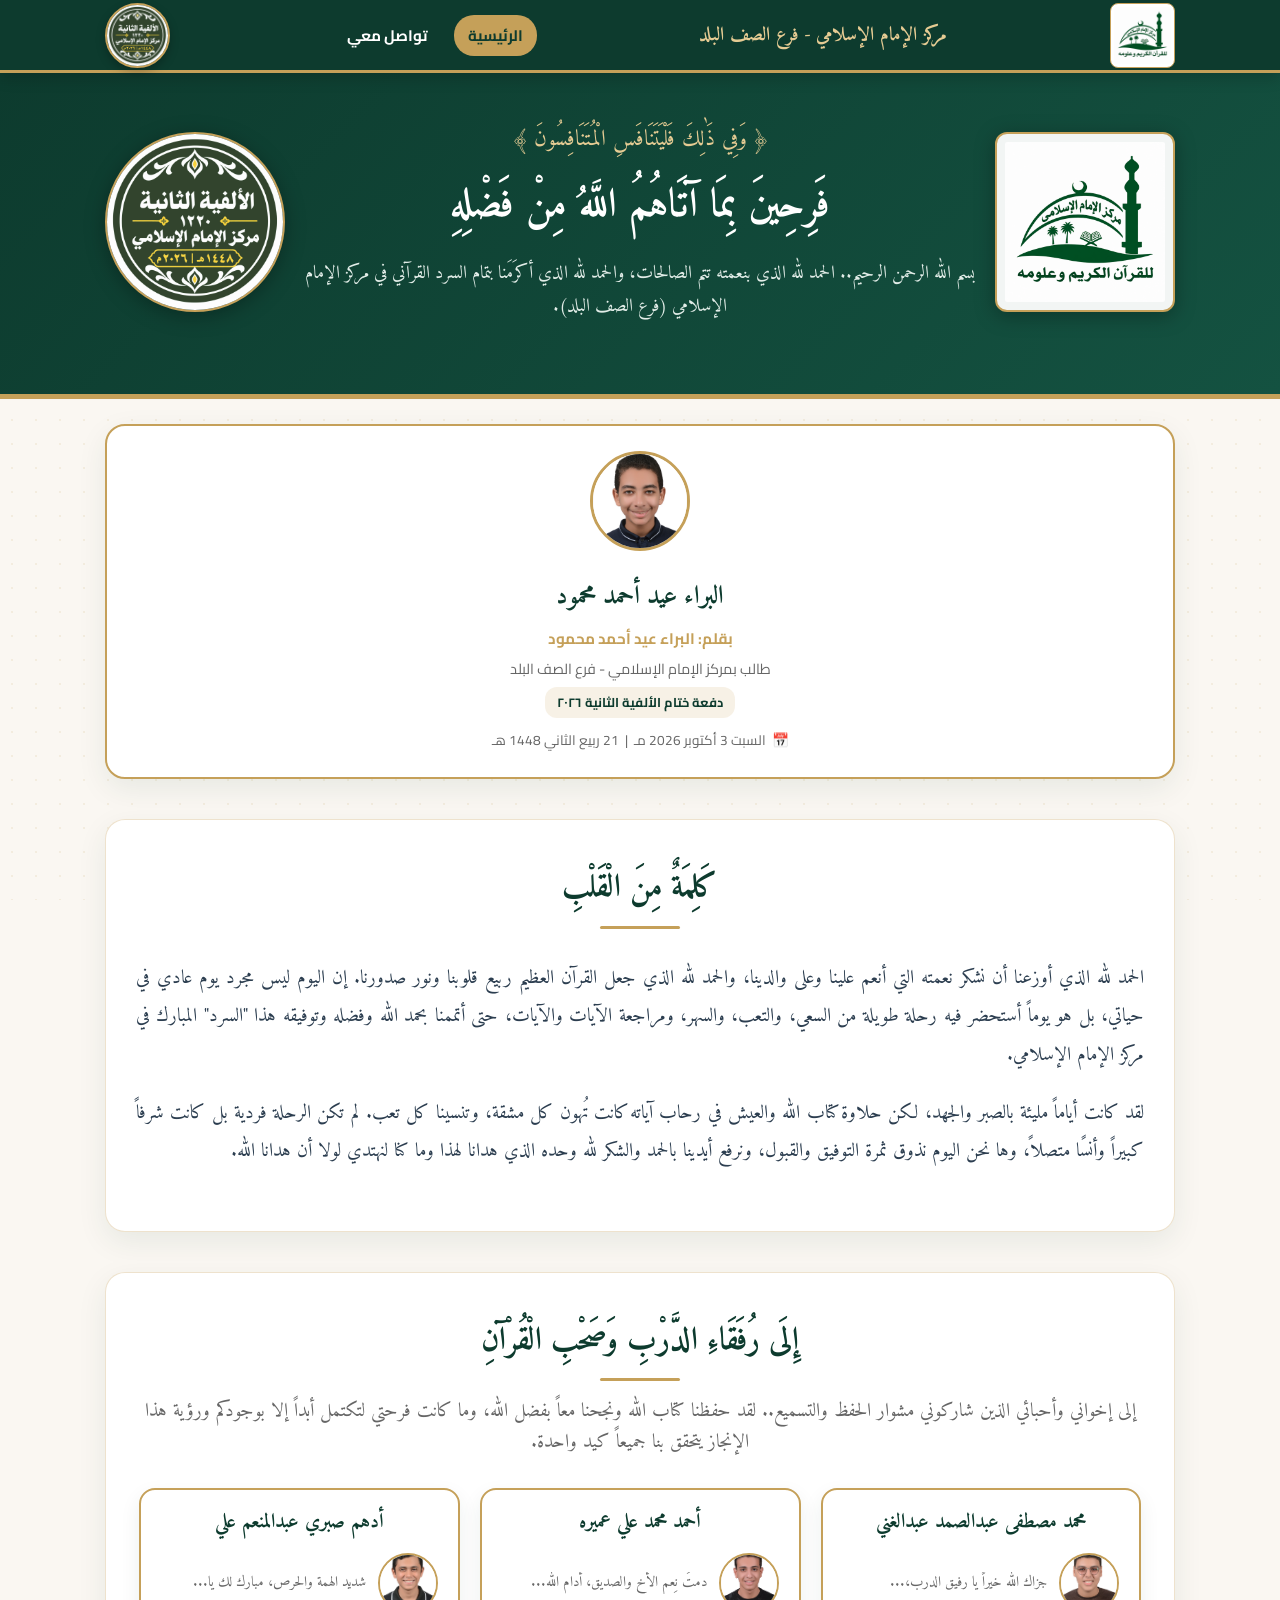
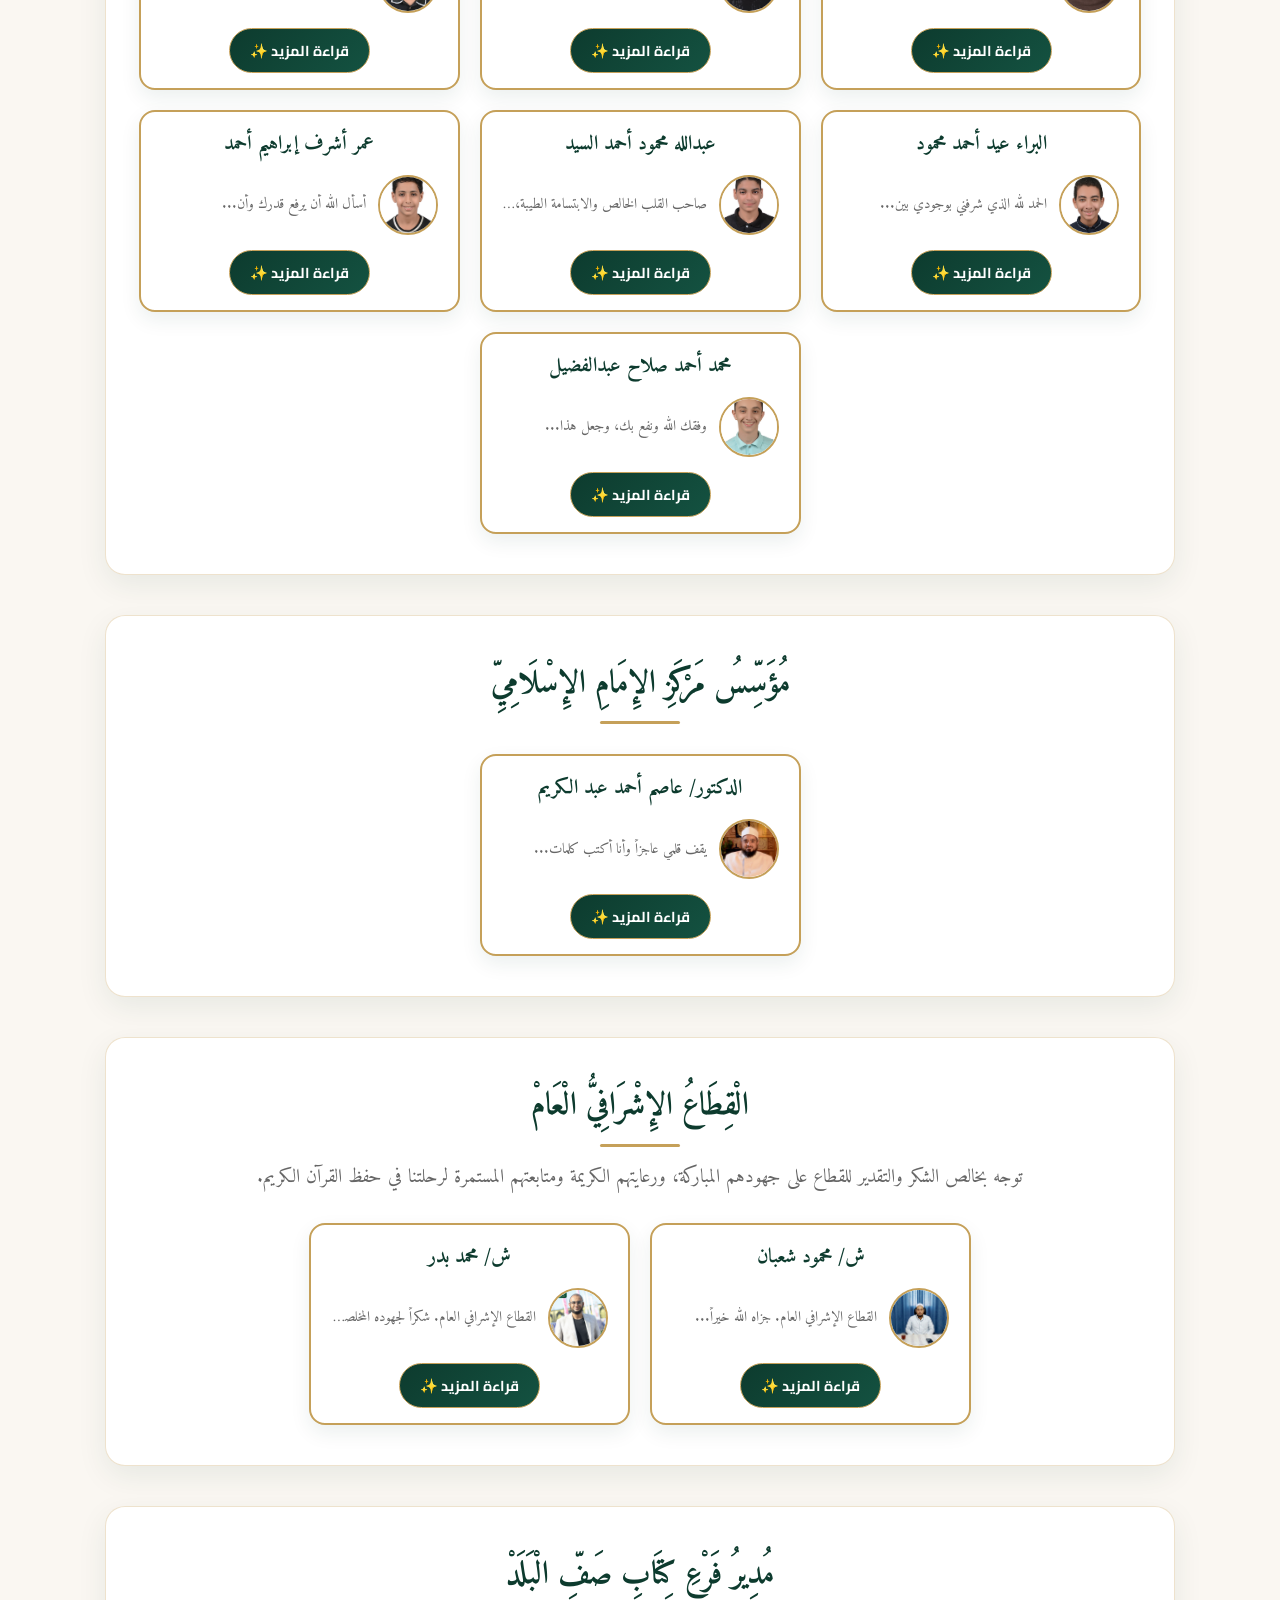
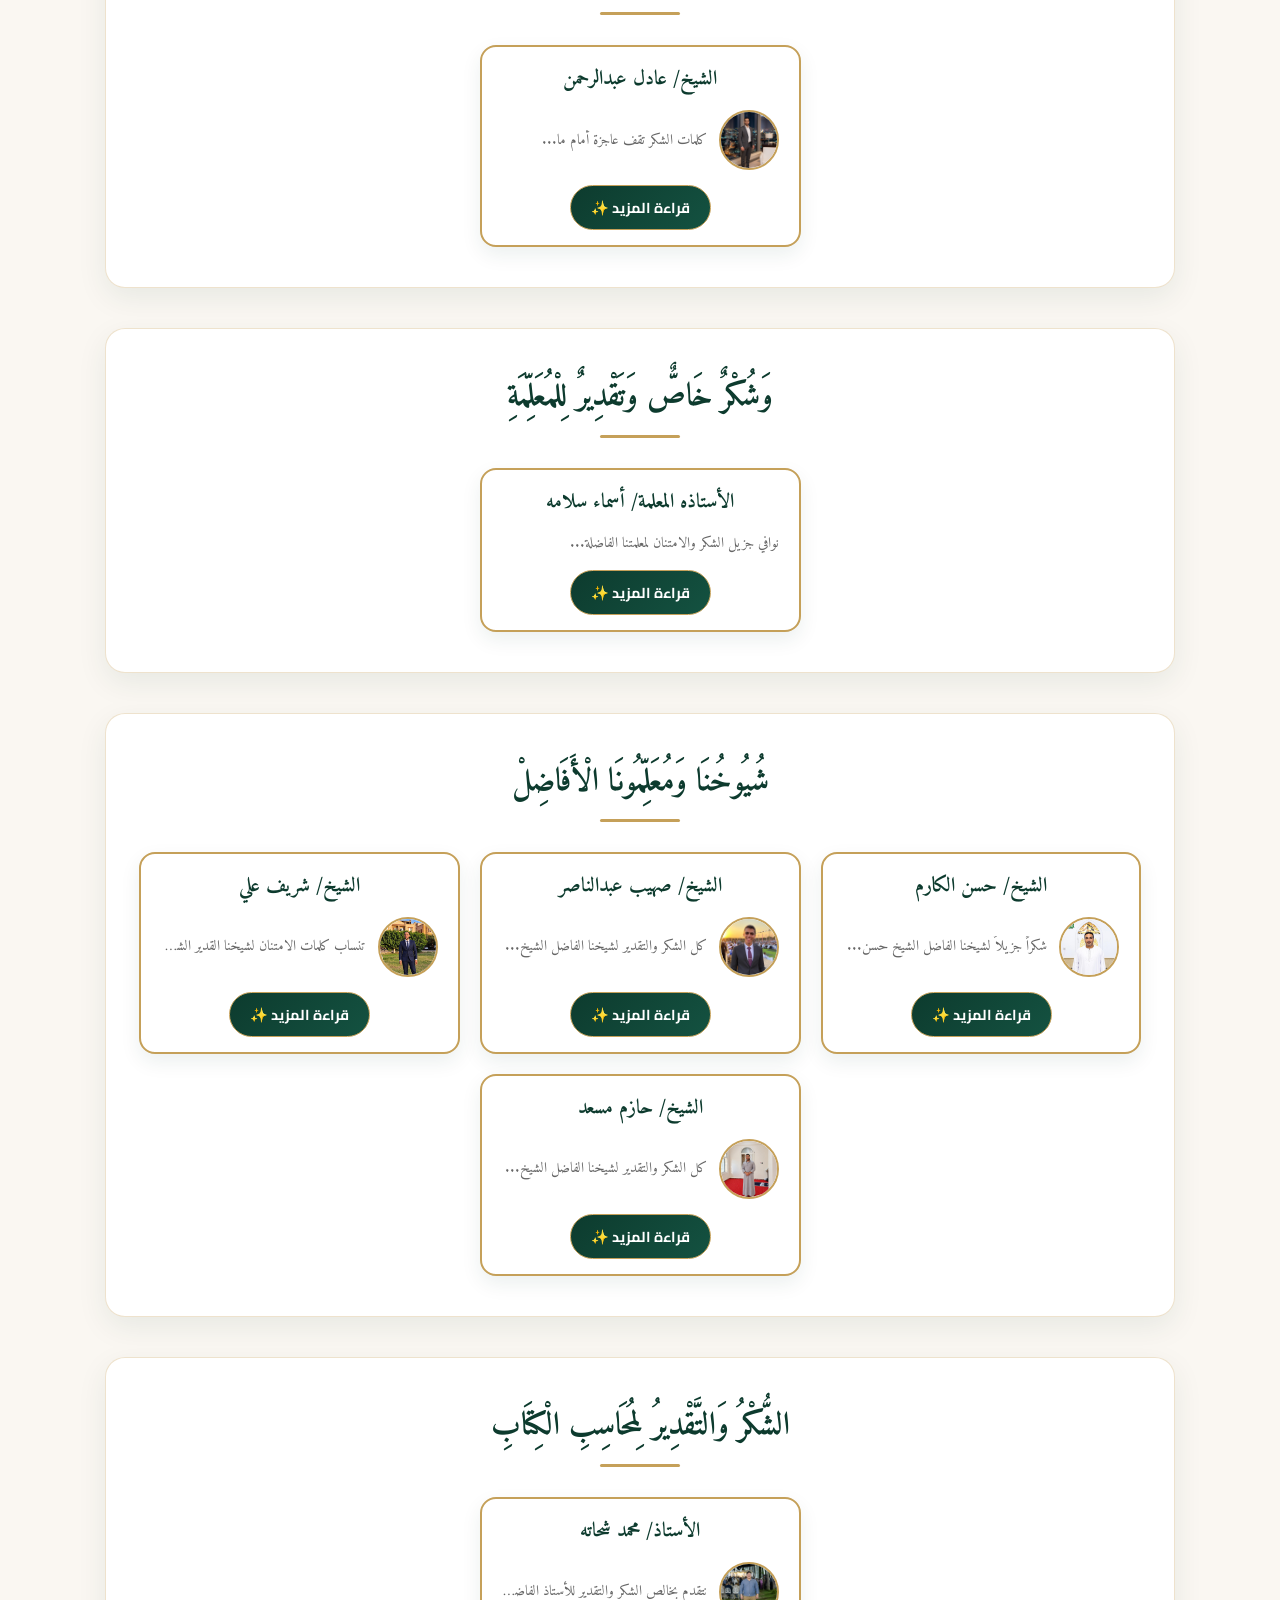
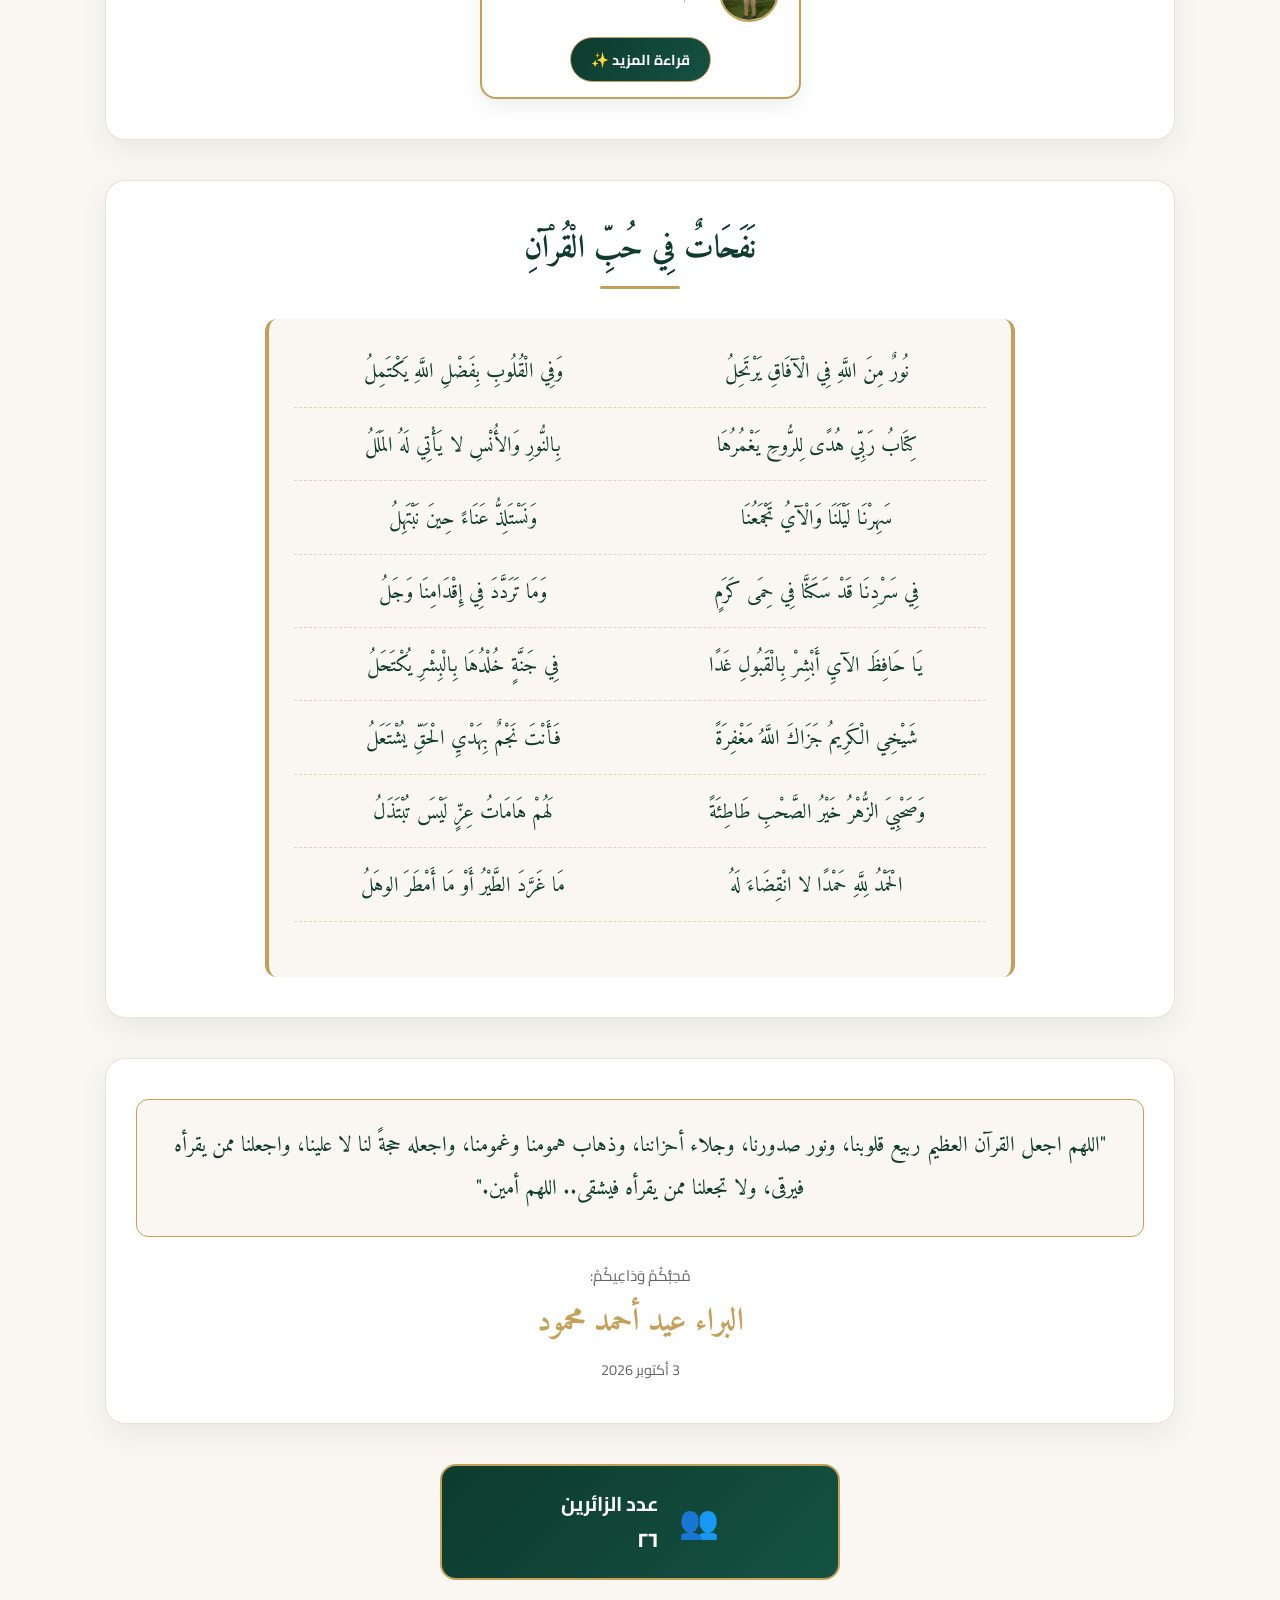
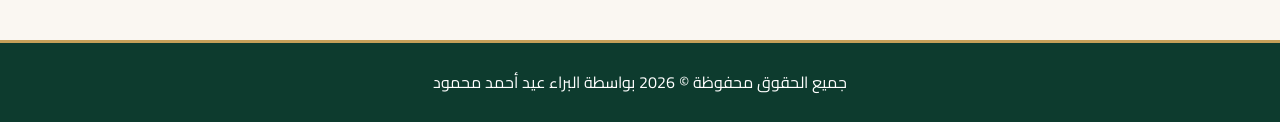
<file: index.html>
<!DOCTYPE html>
<html lang="ar" dir="rtl">
<head>
  <script async src="https://pagead2.googlesyndication.com/pagead/js/adsbygoogle.js?client=ca-pub-1581095729643848"
     crossorigin="anonymous"></script>
  <meta charset="UTF-8">
  <meta name="viewport" content="width=device-width, initial-scale=1.0">
  <title>فرحة النجاح في السرد القرآني - فرع الصف البلد</title>

  <!-- إعدادات المعاينة عند المشاركة -->
  <meta name="title" content="الإمام الإسلامي بالصف البلد | فرحة السرد القرآني">
  <meta name="description" content="احتفالية إتمام السرد القرآني بمركز الإمام الإسلامي فرع الصف البلد - دفعة ختام الألفية الثانية 2026.">
  <meta property="og:type" content="website">
  <meta property="og:url" content="https://el-baraa.github.io/quran-sard-celebration-2026/">
  <meta property="og:title" content="الإمام الإسلامي بالصف البلد | فرحة السرد القرآني">
  <meta property="og:description" content="احتفالية إتمام السرد القرآني بمركز الإمام الإسلامي فرع الصف البلد - دفعة ختام الألفية الثانية 2026م.">
  <meta property="og:image" content="https://el-baraa.github.io/quran-sard-celebration-2026/facebook-preview.jpg?v=3.0">
    
  <!-- Google Fonts -->
  <link rel="preconnect" href="https://fonts.googleapis.com">
  <link rel="preconnect" href="https://fonts.gstatic.com" crossorigin>
  <link href="https://fonts.googleapis.com/css2?family=Amiri:ital,wght@0,400;0,700;1,400&family=Cairo:wght@300;400;600;700;800&display=swap" rel="stylesheet">
    
  <!-- ربط ملف الـ CSS المنفصل تماماً -->
  <link rel="stylesheet" href="style.css">
</head>
<body>

  <!-- شريط التنقل العلوي -->
  <nav class="main-navbar">
    <div class="nav-container">
      
      <!-- اللوجو على اليمين خالص -->
      <img src="logo.png" alt="مركز الإمام الإسلامي" class="nav-logo-right" onerror="this.src='https://via.placeholder.com/60?text=لوجو';">
      
      <!-- نص اللوجو الرئيسي -->
      <a href="index.html" class="nav-logo">
        <span class="nav-link-part" onclick="event.stopPropagation(); window.open('https://www.facebook.com/emam.eslamic', '_blank');">مركز الإمام الإسلامي</span>
        - 
        <span class="nav-link-part" onclick="event.stopPropagation(); window.open('https://www.facebook.com/elamam.elsaf.661', '_blank');">فرع الصف البلد</span>        
      </a>

      <!-- روابط التنقل -->
      <ul class="nav-links">
        <li><a href="index.html" class="active">الرئيسية</a></li>
        <li><a href="contact.html">تواصل معي</a></li>
      </ul>

      <!-- الشعار الدائري على الشمال خالص -->
      <img src="badge.jpg" alt="شعار الألفية الثانية" class="nav-badge-left" onerror="this.src='https://via.placeholder.com/60?text=شعار';">

    </div>
  </nav>

  <div class="bg-pattern"></div>

  <!-- الهيدر الرئيسي وبداخله الصورتان على اليمين واليسار -->
  <header class="main-header">
    <div class="container header-content-wrapper">
      
      <!-- الصورة الأولى على اليمين (كبيرة للقرائية) -->
      <img src="logo.png" alt="لوجو مركز الإمام الإسلامي" class="header-side-img header-img-right" onerror="this.src='https://via.placeholder.com/150?text=لوجو';">

      <!-- النصوص والآية في المنتصف -->
      <div class="header-text-center">
        <div class="header-decoration">﴿ وَفِي ذَٰلِكَ فَلْيَتَنَافَسِ الْمُتَنَافِسُونَ ﴾</div>
        <h1 class="main-title">فَرِحِينَ بِمَا آتَاهُمُ اللَّهُ مِنْ فَضْلِهِ</h1>
        <p class="header-subtitle">
          بسم الله الرحمن الرحيم.. الحمد لله الذي بنعمته تتم الصالحات، والحمد لله الذي أكرَمَنا بتمام السرد القرآني في مركز الإمام الإسلامي (فرع الصف البلد).
        </p>
      </div>

      <!-- الصورة الثانية على اليسار (كبيرة للقرائية) -->
      <img src="badge.jpg" alt="شعار الألفية الثانية" class="header-side-img header-img-left" onerror="this.src='https://via.placeholder.com/150?text=شعار';">

    </div>
  </header>

  <main class="container">

    <!-- قسم الكاتب -->
    <section class="writer-section">
      <div class="writer-card mini-writer" id="writer-toggle-card">
        <div class="writer-img-wrapper">
          <img src="writer.jpg" alt="البراء عيد أحمد محمود" class="writer-img" onerror="this.onerror=null; this.src='https://via.placeholder.com/150?text=البراء+عيد';">
        </div>
        <div class="writer-info">
          <h2>البراء عيد أحمد محمود</h2>
          <p class="writer-tag">بقلم: البراء عيد أحمد محمود</p>
          <p class="writer-sub-tag">طالب بمركز الإمام الإسلامي - فرع الصف البلد</p>
          <p class="writer-batch">دفعة ختام الألفية الثانية ٢٠٢٦</p>

          <div class="date-badge">
            <span class="icon">📅</span>
            <span class="date-text">السبت 3 أكتوبر 2026 مـ</span>
            <span class="sep">|</span>
            <span class="date-text">21 ربيع الثاني 1448 هـ</span>
          </div>
        </div>
      </div>
    </section>

    <!-- كلمة من القلب -->
    <section class="content-section heart-words">
      <div class="section-title-wrapper">
        <h3 class="section-title">كَلِمَةٌ مِنَ الْقَلْبِ</h3>
        <div class="title-line"></div>
      </div>

      <div class="text-content">
        <p>
          الحمد لله الذي أوزعنا أن نشكر نعمته التي أنعم علينا وعلى والدينا، والحمد لله الذي جعل القرآن العظيم ربيع قلوبنا ونور صدورنا. إن اليوم ليس مجرد يوم عادي في حياتي، بل هو يوماً أستحضر فيه رحلة طويلة من السعي، والتعب، والسهر، ومراجعة الآيات والآيات، حتى أتممنا بحمد الله وفضله وتوفيقه هذا "السرد" المبارك في مركز الإمام الإسلامي.
        </p>
        <p>
          لقد كانت أياماً مليئة بالصبر والجهد، لكن حلاوة كتاب الله والعيش في رحاب آياته كانت تُهون كل مشقة، وتنسينا كل تعب. لم تكن الرحلة فردية بل كانت شرفاً كبيراً وأنسًا متصلاً، وها نحن اليوم نذوق ثمرة التوفيق والقبول، ونرفع أيدينا بالحمد والشكر لله وحده الذي هدانا لهذا وما كنا لنهتدي لولا أن هدانا الله.
        </p>
      </div>
    </section>

    <!-- 1️⃣ قسم الأصدقاء والزملاء -->
    <section class="content-section brothers-section">
      <div class="section-title-wrapper">
        <h3 class="section-title">إِلَى رُفَقَاءِ الدَّرْبِ وَصَحْبِ الْقُرْآنِ</h3>
        <div class="title-line"></div>
        <p class="section-intro-text">
          إلى إخواني وأحبائي الذين شاركوني مشوار الحفظ والتسميع.. لقد حفظنا كتاب الله ونجحنا معاً بفضل الله، وما كانت فرحتي لتكتمل أبداً إلا بوجودكم ورؤية هذا الإنجاز يتحقق بنا جميعاً كيد واحدة.
        </p>
      </div>
      <div class="grid-container" id="friends-grid"></div>
    </section>

    <!-- 2️⃣ قسم مؤسس المركز -->
    <section class="content-section founder-section">
      <div class="section-title-wrapper">
        <h3 class="section-title">مُؤَسِّسُ مَرْكَزِ الإِمَامِ الإِسْلَامِيِّ</h3>
        <div class="title-line"></div>
      </div>
      <div class="grid-container" id="founder-grid"></div>
    </section>

    <!-- 3️⃣ قسم القطاع الإشرافي العام -->
    <section class="content-section supervisors-section">
      <div class="section-title-wrapper">
        <h3 class="section-title">الْقِطَاعُ الإِشْرَافِيُّ الْعَامْ</h3>
        <div class="title-line"></div>
        <p class="section-intro-text">
          توجه بخالص الشكر والتقدير للقطاع على جهودهم المباركة، ورعايتهم الكريمة ومتابعتهم المستمرة لرحلتنا في حفظ القرآن الكريم.
        </p>
      </div>
      <div class="grid-container" id="supervisors-grid"></div>
    </section>

    <!-- 4️⃣ قسم مدير الفرع -->
    <section class="content-section manager-section">
      <div class="section-title-wrapper">
        <h3 class="section-title">مُدِيرُ فَرْعِ كِتَابِ صَفِّ الْبَلَدْ</h3>
        <div class="title-line"></div>
      </div>
      <div class="grid-container" id="manager-grid"></div>
    </section>

    <!-- 5️⃣ قسم المعلمة الفاضلة -->
    <section class="content-section teacher-section">
      <div class="section-title-wrapper">
        <h3 class="section-title">وَشُكْرٌ خَاصٌّ وَتَقْدِيرٌ لِلْمُعَلِّمَةِ</h3>
        <div class="title-line"></div>
      </div>
      <div class="grid-container" id="teacher-grid"></div>
    </section>

    <!-- 6️⃣ قسم المشايخ والمعلمين -->
    <section class="content-section sheikhs-section">
      <div class="section-title-wrapper">
        <h3 class="section-title">شُيُوخُنَا وَمُعَلِّمُونَا الْأَفَاضِلْ</h3>
        <div class="title-line"></div>
      </div>
      <div class="grid-container" id="sheikhs-grid"></div>
    </section>

    <!-- 7️⃣ قسم المحاسب والإدارة -->
    <section class="content-section accountant-section">
      <div class="section-title-wrapper">
        <h3 class="section-title">الشُّكْرُ وَالتَّقْدِيرُ لِمُحَاسِبِ الْكِتَابِ</h3>
        <div class="title-line"></div>
      </div>
      <div class="grid-container" id="accountant-grid"></div>
    </section>

    <!-- قسم النفحات والنشيد كاملًا -->
    <section class="content-section poetry-section">
      <div class="section-title-wrapper">
        <h3 class="section-title">نَفَحَاتٌ فِي حُبِّ الْقُرْآنِ</h3>
        <div class="title-line"></div>
      </div>
      <div class="poem-container">
        <div class="poem-verse"><div class="bayt-first">نُورٌ مِنَ اللَّهِ فِي الْآفَاقِ يَرْتَحِلُ</div><div class="bayt-second">وَفِي الْقُلُوبِ بِفَضْلِ اللَّهِ يَكْتَمِلُ</div></div>
        <div class="poem-verse"><div class="bayt-first">كِتَابُ رَبِّي هُدًى لِلرُّوحِ يَغْمُرُهَا</div><div class="bayt-second">بِالنُّورِ وَالأُنْسِ لا يَأْتِي لَهُ المَلَلُ</div></div>
        <div class="poem-verse"><div class="bayt-first">سَهِرْنَا لَيْلَنَا وَالْآيُ تَجْمَعُنَا</div><div class="bayt-second">وَنَسْتَلِذُّ عَنَاءً حِينَ نَبْتَهِلُ</div></div>
        <div class="poem-verse"><div class="bayt-first">فِي سَرْدِنَا قَدْ سَكَنَّا فِي حِمَى كَرَمٍ</div><div class="bayt-second">وَمَا تَرَدَّدَ فِي إِقْدَامِنَا وَجَلُ</div></div>
        <div class="poem-verse"><div class="bayt-first">يَا حَافِظَ الآيِ أَبْشِرْ بِالْقَبُولِ غَدًا</div><div class="bayt-second">فِي جَنَّةٍ خُلْدُهَا بِالْبِشْرِ يُكْتَحَلُ</div></div>
        <div class="poem-verse"><div class="bayt-first">شَيْخِي الْكَرِيمُ جَزَاكَ اللَّهُ مَغْفِرَةً</div><div class="bayt-second">فَأَنْتَ نَجْمٌ بِهَدْيِ الْحَقِّ يُشْتَعَلُ</div></div>
        <div class="poem-verse"><div class="bayt-first">وَصَحْبِيَ الزُّهْرُ خَيْرُ الصَّحْبِ طَاطِئَةً</div><div class="bayt-second">لَهُمْ هَامَاتُ عِزٍّ لَيْسَ تُبْتَذَلُ</div></div>
        <div class="poem-verse"><div class="bayt-first">الْحَمْدُ لِلَّهِ حَمْدًا لا انْقِضَاءَ لَهُ</div><div class="bayt-second">مَا غَرَّدَ الطَّيْرُ أَوْ مَا أَمْطَرَ الوهَلُ</div></div>
      </div>
    </section>

    <!-- الختام والتوقيع -->
    <section class="content-section closing-section">
      <p class="closing-dua">
        "اللهم اجعل القرآن العظيم ربيع قلوبنا، ونور صدورنا، وجلاء أحزاننا، وذهاب همومنا وغمومنا، واجعله حجةً لنا لا علينا، واجعلنا ممن يقرأه فيرقى، ولا تجعلنا ممن يقرأه فيشقى.. اللهم أمين."
      </p>
      <div class="signature-box">
        <span class="sign-title">مُحِبُّكُمْ وَدَاعِيكُمْ:</span>
        <span class="sign-name">البراء عيد أحمد محمود</span>
        <span class="sign-date">3 أكتوبر 2026</span>
      </div>
    </section>

    <!-- عداد الزوار -->
    <section class="counter-section">
      <div class="counter-card">
        <div class="counter-icon">👥</div>
        <div class="counter-info">
          <h4>عدد الزائرين</h4>
          <span class="counter-number" id="home-counter">25</span>
        </div>
      </div>
    </section>

  </main>

  <footer class="main-footer">
    <div class="container">
      <p>جميع الحقوق محفوظة © 2026 بواسطة البراء عيد أحمد محمود</p>
    </div>
  </footer>

  <script src="script.js"></script>
</body>
</html>
</file>
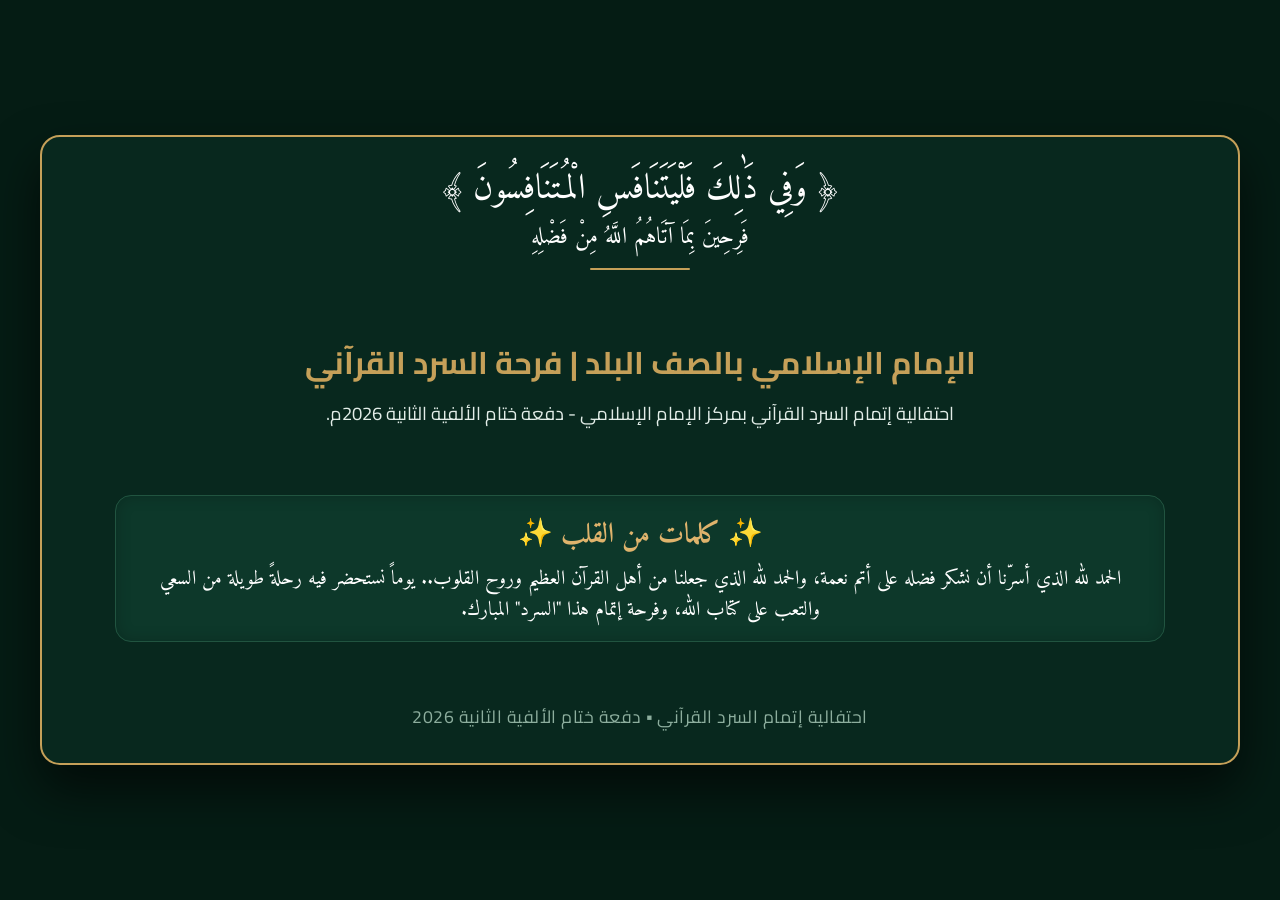
<file: card.html>
<!DOCTYPE html>
<html lang="ar" dir="rtl">
<head>
  <meta charset="UTF-8">
  <meta name="viewport" content="width=device-width, initial-scale=1.0">
  <title>تصميم بطاقة المعاينة - السرد القرآني</title>
  <link rel="preconnect" href="https://fonts.googleapis.com">
  <link rel="preconnect" href="https://fonts.gstatic.com" crossorigin>
  <link href="https://fonts.googleapis.com/css2?family=Amiri:ital,wght@0,400;0,700;1,400&family=Cairo:wght@300;400;600;700&display=swap" rel="stylesheet">
  <style>
    * {
      box-sizing: border-box;
      margin: 0;
      padding: 0;
    }

    body {
      background-color: #051c14;
      font-family: 'Cairo', sans-serif;
      display: flex;
      justify-content: center;
      align-items: center;
      min-height: 100vh;
      padding: 20px;
    }

    /* الحاوية الأساسية لتصميم الصورة بطراز 1200x630 */
    .preview-card-wrapper {
      width: 1200px;
      height: 630px;
      background: #08281e;
      border: 2px solid #c5a059;
      border-radius: 20px;
      padding: 25px 40px;
      display: flex;
      flex-direction: column;
      justify-content: space-between;
      align-items: center;
      text-align: center;
      box-shadow: 0 25px 50px rgba(0, 0, 0, 0.6);
      position: relative;
      overflow: hidden;
    }

    /* الجزء العلوي: الآيات الكريمة */
    .header-section {
      margin-top: 5px;
    }

    .quran-ayah {
      font-family: 'Amiri', serif;
      font-size: 2.2rem;
      color: #ffffff;
      margin-bottom: 4px;
      line-height: 1.3;
    }

    .ayah-translation {
      font-family: 'Amiri', serif;
      font-size: 1.45rem;
      color: #ffffff;
      margin-bottom: 10px;
    }

    .divider {
      width: 100px;
      height: 2px;
      background-color: #c5a059;
      margin: 0 auto;
      border-radius: 2px;
    }

    /* الجزء الأوسط: العناوين المأخوذة من الصورة */
    .titles-section {
      margin: 5px 0;
    }

    .main-title {
      font-family: 'Cairo', sans-serif;
      font-size: 1.95rem;
      font-weight: 700;
      color: #c5a059;
      margin-bottom: 4px;
    }

    .sub-title {
      font-family: 'Cairo', sans-serif;
      font-size: 1.15rem;
      color: #e2ede8;
    }

    /* صندوق كلمات من القلب */
    .words-box {
      width: 100%;
      max-width: 1050px;
      background-color: #0d382a;
      border: 1.5px solid #215440;
      border-radius: 16px;
      padding: 15px 25px;
      display: flex;
      flex-direction: column;
      align-items: center;
      justify-content: center;
      box-shadow: inset 0 0 15px rgba(0, 0, 0, 0.2);
    }

    .box-title {
      font-family: 'Amiri', serif;
      font-size: 1.75rem;
      font-weight: 700;
      color: #dfb36c;
      margin-bottom: 4px;
      display: flex;
      align-items: center;
      justify-content: center;
      gap: 8px;
    }

    .box-text {
      font-family: 'Amiri', serif;
      font-size: 1.25rem;
      color: #ffffff;
      line-height: 1.55;
      text-align: center;
      direction: rtl;
    }

    /* النص السفلي المضاف في الأخير بدلاً من اللينك */
    .card-footer-text {
      font-family: 'Cairo', sans-serif;
      font-size: 1.1rem;
      color: #8dae9e;
      letter-spacing: 0.5px;
      margin-bottom: 5px;
    }
  </style>
</head>
<body>

  <div class="preview-card-wrapper">
    
    <!-- 1. الآيات الكريمة كما في أعلى الصورة -->
    <div class="header-section">
      <div class="quran-ayah">﴿ وَفِي ذَٰلِكَ فَلْيَتَنَافَسِ الْمُتَنَافِسُونَ ﴾</div>
      <div class="ayah-translation">فَرِحِينَ بِمَا آتَاهُمُ اللَّهُ مِنْ فَضْلِهِ</div>
      <div class="divider"></div>
    </div>

    <!-- 2. العناوين الرئيسية كما في منتصف الصورة -->
    <div class="titles-section">
      <h1 class="main-title">الإمام الإسلامي بالصف البلد | فرحة السرد القرآني</h1>
      <p class="sub-title">احتفالية إتمام السرد القرآني بمركز الإمام الإسلامي - دفعة ختام الألفية الثانية 2026م.</p>
    </div>

    <!-- 3. صندوق كلمات من القلب -->
    <div class="words-box">
      <h2 class="box-title">
        <span>✨</span> كلمات من القلب <span>✨</span>
      </h2>
      <p class="box-text">
        الحمد لله الذي أسرّنا أن نشكر فضله على أتم نعمة، والحمد لله الذي جعلنا من أهل القرآن العظيم وروح القلوب.. يوماً نستحضر فيه رحلةً طويلة من السعي والتعب على كتاب الله، وفرحة إتمام هذا "السرد" المبارك.
      </p>
    </div>

    <!-- 4. النص السفلي في الآخر -->
    <div class="card-footer-text">
      احتفالية إتمام السرد القرآني ▪ دفعة ختام الألفية الثانية 2026
    </div>

  </div>

</body>
</html>
</file>
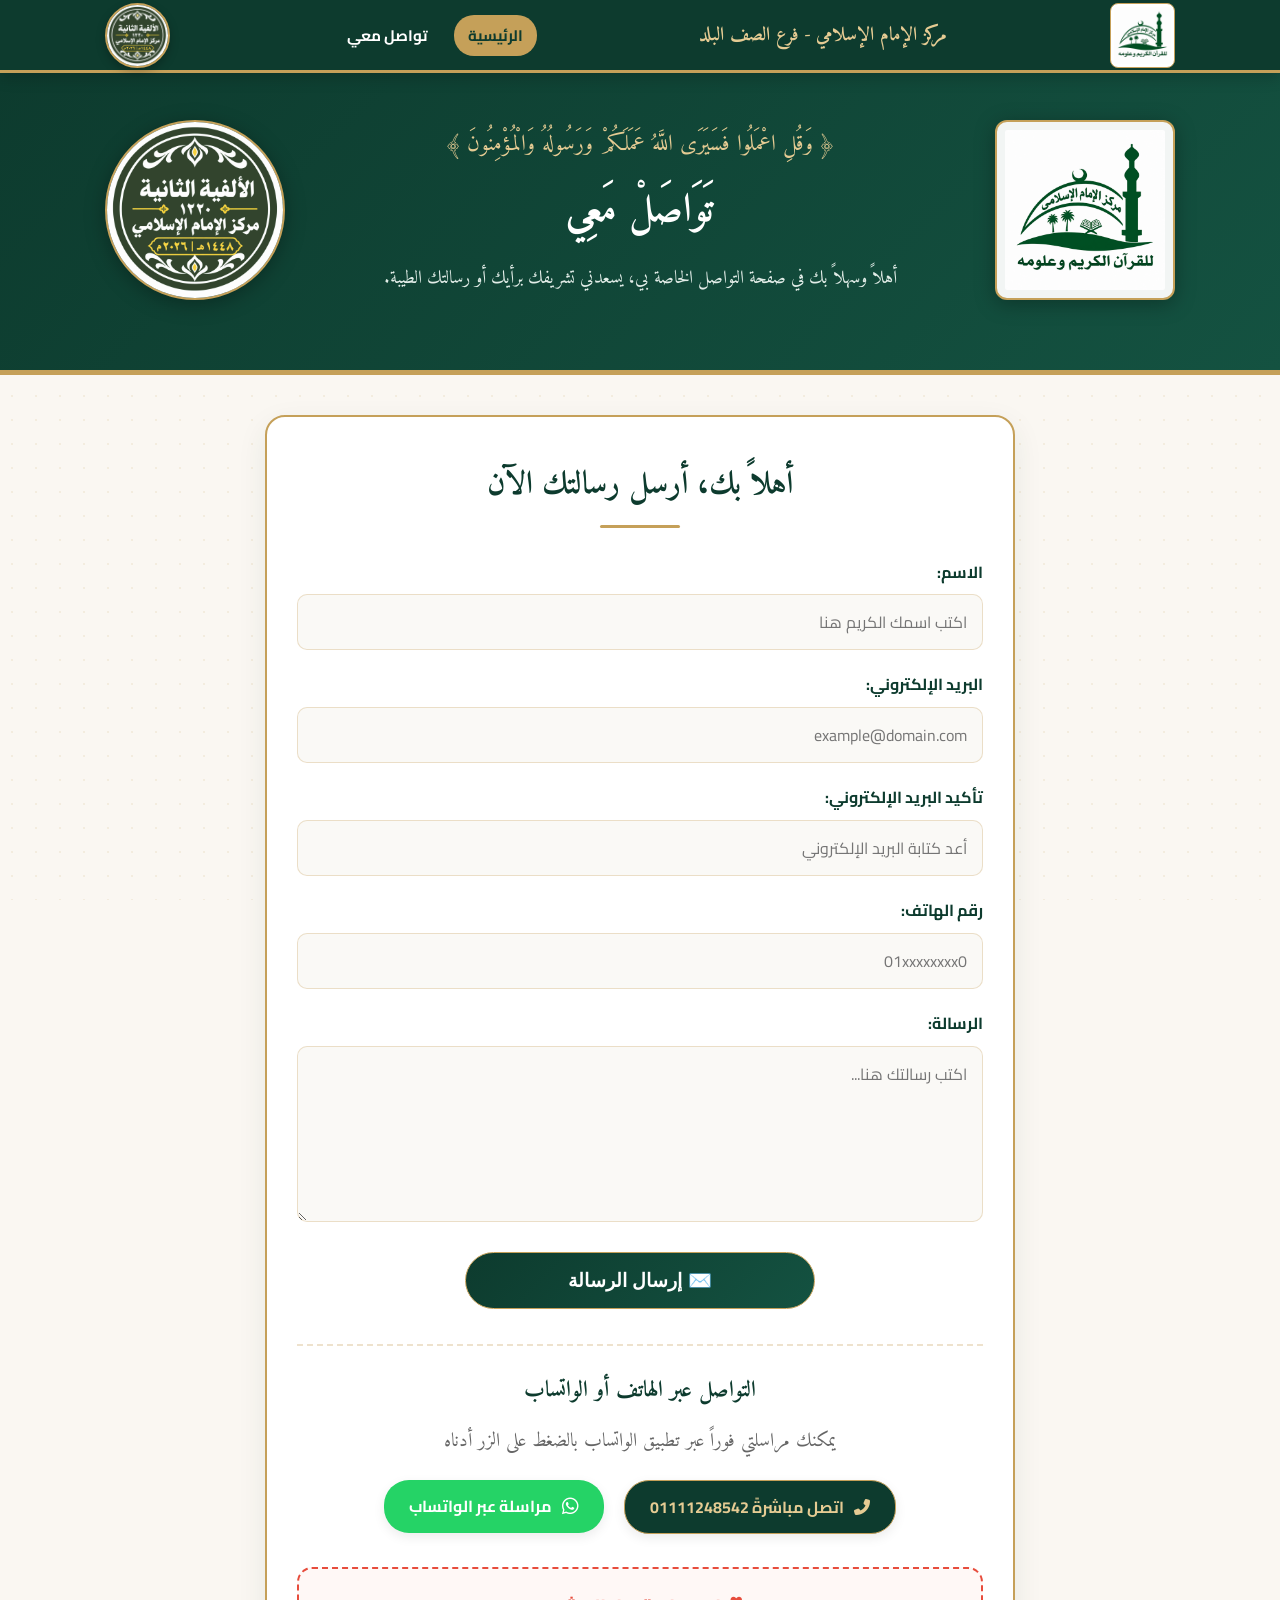
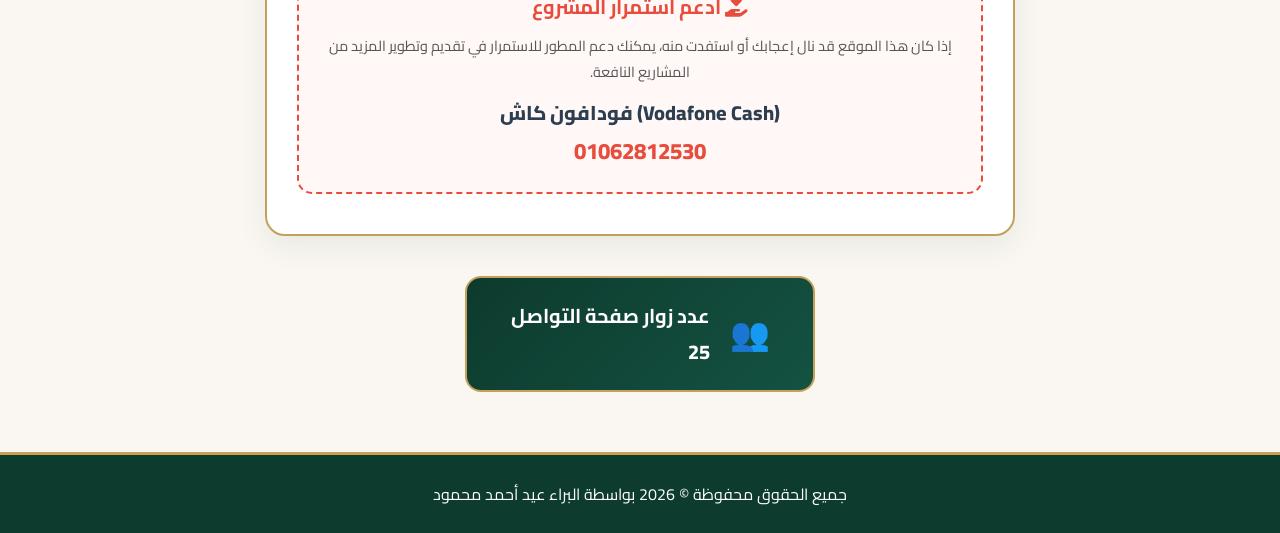
<file: contact.html>
<!DOCTYPE html>
<html lang="ar" dir="rtl">
<head>
  <meta charset="UTF-8">
  <meta name="viewport" content="width=device-width, initial-scale=1.0">
  <title>تواصل معي - السرد القرآني</title>
  
  <!-- خطوط جوجل -->
  <link rel="preconnect" href="https://fonts.googleapis.com">
  <link rel="preconnect" href="https://fonts.gstatic.com" crossorigin>
  <link href="https://fonts.googleapis.com/css2?family=Amiri:ital,wght@0,400;0,700;1,400&family=Cairo:wght@300;400;600;700;800&display=swap" rel="stylesheet">
  
  <!-- أيقونات FontAwesome -->
  <link rel="stylesheet" href="https://cdnjs.cloudflare.com/ajax/libs/font-awesome/6.4.0/css/all.min.css">
  
  <!-- ربط ملف الـ CSS الخارجي المنفصل تماماً -->
  <link rel="stylesheet" href="style.css">
</head>
<body>

  <!-- شريط التنقل العلوي لصفحة التواصل -->
  <nav class="main-navbar">
    <div class="nav-container">
      <img src="logo.png" alt="مركز الإمام الإسلامي" class="nav-logo-right" onerror="this.src='https://via.placeholder.com/60?text=لوجو';">
      
      <a href="index.html" class="nav-logo">
        <span class="nav-link-part" onclick="event.stopPropagation(); window.open('https://www.facebook.com/emam.eslamic', '_blank');">مركز الإمام الإسلامي</span>
        - 
        <span class="nav-link-part" onclick="event.stopPropagation(); window.open('https://www.facebook.com/elamam.elsaf.661', '_blank');">فرع الصف البلد</span>        
      </a>
      
      <ul class="nav-links">
        <li><a href="index.html" class="active">الرئيسية</a></li>
        <li><a href="contact.html">تواصل معي</a></li>
      </ul>

      <img src="badge.jpg" alt="شعار الألفية الثانية" class="nav-badge-left" onerror="this.src='https://via.placeholder.com/60?text=شعار';">
    </div>
  </nav>
  
  <div class="bg-pattern"></div>

  <!-- الهيدر الخاص بصفحة التواصل -->
  <header class="main-header">
    <div class="container header-content-wrapper">
      
      <!-- الصورة الأولى على اليمين (كبيرة للقرائية) -->
      <img src="logo.png" alt="لوجو مركز الإمام الإسلامي" class="header-side-img header-img-right" onerror="this.src='https://via.placeholder.com/170?text=لوجو';">

      <!-- النصوص في المنتصف -->
      <div class="header-text-center">
        <div class="header-decoration">﴿ وَقُلِ اعْمَلُوا فَسَيَرَى اللَّهُ عَمَلَكُمْ وَرَسُولُهُ وَالْمُؤْمِنُونَ ﴾</div>
        <h1 class="main-title">تَوَاصَلْ مَعِي</h1>
        <p class="header-subtitle">
          أهلاً وسهلاً بك في صفحة التواصل الخاصة بي، يسعدني تشريفك برأيك أو رسالتك الطيبة.
        </p>
      </div>

      <!-- الصورة الثانية على اليسار (كبيرة للقرائية) -->
      <img src="badge.jpg" alt="شعار الألفية الثانية" class="header-side-img header-img-left" onerror="this.src='https://via.placeholder.com/170?text=شعار';">

    </div>
  </header>

  <main class="container">
    <div class="contact-card-box">
      <h2 class="contact-form-main-title">أهلاً بك، أرسل رسالتك الآن</h2>
      <div class="contact-form-title-line"></div>

      <form action="#" method="POST" onsubmit="event.preventDefault(); alert('تم إرسال رسالتك بنجاح، شكراً لتواصلك!');">
        
        <div class="form-group-box">
          <label for="name">الاسم:</label>
          <input type="text" id="name" placeholder="اكتب اسمك الكريم هنا" required>
        </div>

        <div class="form-group-box">
          <label for="email">البريد الإلكتروني:</label>
          <input type="email" id="email" placeholder="example@domain.com" required>
        </div>

        <div class="form-group-box">
          <label for="confirm-email">تأكيد البريد الإلكتروني:</label>
          <input type="email" id="confirm-email" placeholder="أعد كتابة البريد الإلكتروني" required>
        </div>

        <div class="form-group-box">
          <label for="phone">رقم الهاتف:</label>
          <input type="tel" id="phone" placeholder="01xxxxxxxx0" pattern="[0-9]{10,15}" required>
        </div>

        <div class="form-group-box">
          <label for="message">الرسالة:</label>
          <textarea id="message" rows="5" placeholder="اكتب رسالتك هنا..." required></textarea>
        </div>

        <button type="submit" class="submit-btn-custom">✉️ إرسال الرسالة</button>
      </form>

      <!-- قسم التواصل المباشر -->
      <div class="box-section-custom">
        <h3>التواصل عبر الهاتف أو الواتساب</h3>
        <p class="section-intro-text contact-intro-spacing">يمكنك مراسلتي فوراً عبر تطبيق الواتساب بالضغط على الزر أدناه</p>
        
        <div>
          <a href="tel:01111248542" class="contact-btn-custom call-btn-style">
            <i class="fas fa-phone-alt"></i> اتصل مباشرةً 01111248542
          </a>
          <a href="https://wa.me/201111248542" target="_blank" class="contact-btn-custom whatsapp-btn-style">
            <i class="fab fa-whatsapp whatsapp-icon-size"></i> مراسلة عبر الواتساب
          </a>
        </div>
      </div>

      <!-- قسم الدعم (فودافون كاش) -->
      <div class="cash-box-style">
        <h4 class="cash-box-heading"><i class="fas fa-hand-holding-heart"></i> ادعم استمرار المشروع</h4>
        <p class="cash-box-desc">إذا كان هذا الموقع قد نال إعجابك أو استفدت منه، يمكنك دعم المطور للاستمرار في تقديم وتطوير المزيد من المشاريع النافعة.</p>
        <div class="cash-details-wrapper">
          فودافون كاش (Vodafone Cash)<br>
          <span class="cash-number">01062812530</span>
        </div>
      </div>
    </div>

    <!-- عداد زوار صفحة التواصل -->
    <div class="counter-section">
      <div class="counter-card contact-counter-custom">
        <div class="counter-icon">👥</div>
        <div class="counter-info">
          <h4>عدد زوار صفحة التواصل</h4>
          <span class="counter-number" id="contact-counter">25</span>
        </div>
      </div>
    </div>
  </main>

  <footer class="main-footer">
    <div class="container">
      <p>جميع الحقوق محفوظة © 2026 بواسطة البراء عيد أحمد محمود</p>
    </div>
  </footer>
</body>
</html>
</file>
<file: style.css>
:root {
  --primary-green: #0d3b2e;
  --secondary-green: #145241;
  --accent-gold: #c5a059;
  --accent-gold-light: #e5cb93;
  --bg-cream: #faf7f2;
  --card-bg: #ffffff;
  --text-dark: #2c3e50;
  --text-muted: #666666;
  --border-gold: rgba(197, 160, 89, 0.3);
  --shadow-soft: 0 10px 30px rgba(13, 59, 46, 0.08);
  --shadow-hover: 0 15px 35px rgba(13, 59, 46, 0.15);
}

* {
  box-sizing: border-box;
  margin: 0;
  padding: 0;
}

body {
  font-family: 'Cairo', sans-serif;
  background-color: var(--bg-cream);
  color: var(--text-dark);
  line-height: 1.8;
  position: relative;
  overflow-x: hidden;
  min-height: 100vh;
  padding-top: 80px;
}

.container {
  width: 90%;
  max-width: 1100px;
  margin: 0 auto;
  padding: 0 15px;
}

.bg-pattern {
  position: fixed;
  top: 0; left: 0; width: 100%; height: 100%;
  background-image: radial-gradient(var(--border-gold) 0.8px, transparent 0.8px);
  background-size: 24px 24px;
  opacity: 0.4; z-index: -1; pointer-events: none;
}

.main-navbar {
  position: fixed;
  top: 0; left: 0; width: 100%;
  background: var(--primary-green);
  border-bottom: 3px solid var(--accent-gold);
  z-index: 1000;
  box-shadow: 0 4px 15px rgba(0, 0, 0, 0.2);
}

.nav-container {
  width: 90%; max-width: 1100px;
  min-height: 70px;
  margin: 0 auto;
  display: flex;
  align-items: center;
  justify-content: space-between;
  padding: 10px 15px;
}

.nav-logo {
  font-family: 'Amiri', serif;
  font-size: 1.2rem;
  font-weight: 700;
  color: var(--accent-gold-light);
  text-decoration: none;
  display: inline-flex;
  align-items: center;
  gap: 5px;
}

.nav-link-part {
  cursor: pointer;
  transition: opacity 0.2s ease;
}

.nav-link-part:hover {
  opacity: 0.8;
  text-decoration: underline;
}

.nav-links {
  list-style: none;
  display: flex;
  gap: 12px;
  align-items: center;
}

.nav-links li a {
  color: #ffffff;
  text-decoration: none;
  font-weight: 700;
  font-size: 0.95rem;
  padding: 6px 14px;
  border-radius: 20px;
  transition: all 0.3s ease;
}

.nav-links li a:hover,
.nav-links li a.active {
  background: var(--accent-gold);
  color: var(--primary-green);
}

.main-header {
  background: linear-gradient(135deg, var(--primary-green), var(--secondary-green));
  color: #ffffff;
  text-align: center;
  padding: 50px 20px 70px;
  border-bottom: 5px solid var(--accent-gold);
}

.header-decoration {
  font-family: 'Amiri', serif;
  color: var(--accent-gold-light);
  font-size: 1.4rem;
  margin-bottom: 10px;
}

.main-title {
  font-family: 'Amiri', serif;
  font-size: 2.5rem;
  font-weight: 700;
  margin-bottom: 15px;
  color: #ffffff;
}

.header-subtitle {
  font-family: 'Amiri', serif;
  font-size: 1.15rem;
  max-width: 750px;
  margin: 0 auto;
  color: #e2ede8;
}

.writer-section {
  margin-top: 25px;
  margin-bottom: 40px;
}

.writer-card {
  background: var(--card-bg);
  border-radius: 20px;
  padding: 25px;
  display: flex;
  flex-direction: column;
  align-items: center;
  text-align: center;
  box-shadow: var(--shadow-soft);
  border: 2px solid var(--accent-gold);
  cursor: pointer;
  transition: all 0.4s ease;
}

.writer-card:hover {
  box-shadow: var(--shadow-hover);
}

.writer-card.mini-writer .writer-img {
  width: 100px;
  height: 100px;
  border-radius: 50%;
  border: 3px solid var(--accent-gold);
  object-fit: cover;
  margin-bottom: 15px;
}

.writer-card.mini-writer .writer-info h2 {
  font-family: 'Amiri', serif;
  font-size: 1.6rem;
  color: var(--primary-green);
  margin-bottom: 5px;
}

.writer-card.mini-writer .writer-tag {
  color: var(--accent-gold);
  font-weight: 700;
  font-size: 0.95rem;
  margin-bottom: 3px;
}

.writer-card.mini-writer .writer-sub-tag {
  color: var(--text-muted);
  font-size: 0.9rem;
  margin-bottom: 5px;
}

.writer-card.mini-writer .writer-batch {
  display: inline-block;
  background: rgba(197, 160, 89, 0.15);
  color: var(--primary-green);
  padding: 4px 12px;
  border-radius: 12px;
  font-weight: 700;
  font-size: 0.8rem;
  margin-bottom: 10px;
}

.date-badge {
  font-size: 0.85rem;
  color: var(--text-muted);
  display: flex;
  align-items: center;
  justify-content: center;
  gap: 6px;
  flex-wrap: wrap;
}

.content-section {
  background: var(--card-bg);
  border-radius: 20px;
  padding: 40px 30px;
  margin-top: 30px;
  margin-bottom: 40px;
  box-shadow: var(--shadow-soft);
  border: 1px solid var(--border-gold);
}

.section-title-wrapper {
  text-align: center;
  margin-bottom: 30px;
}

.section-title {
  font-family: 'Amiri', serif;
  font-size: 2rem;
  color: var(--primary-green);
  font-weight: 700;
}

.title-line {
  width: 80px;
  height: 3px;
  background: var(--accent-gold);
  margin: 8px auto 0;
  border-radius: 2px;
}

.text-content p {
  font-family: 'Amiri', serif;
  font-size: 1.2rem;
  margin-bottom: 20px;
  text-align: justify;
  color: #2c3e50;
  line-height: 2;
}

.grid-container {
  display: flex;
  flex-wrap: wrap;
  justify-content: center;
  gap: 20px;
  width: 100%;
}

.section-intro-text {
  font-family: 'Amiri', serif;
  font-size: 1.2rem;
  color: var(--text-muted);
  text-align: center;
  margin-top: 15px;
  margin-bottom: 30px;
  line-height: 1.6;
  direction: rtl;
}

.person-card {
  background: #ffffff;
  border: 2px solid var(--accent-gold);
  border-radius: 16px;
  padding: 15px 20px;
  width: calc(33.333% - 15px);
  min-width: 280px;
  max-width: 340px;
  display: flex;
  flex-direction: column;
  align-items: center;
  text-align: center;
  box-shadow: 0 8px 20px rgba(13, 59, 46, 0.08);
  transition: all 0.3s ease;
  cursor: pointer;
}

.person-card.expanded {
  width: 100% !important;
  max-width: 700px !important;
}

.person-card:hover {
  transform: translateY(-5px);
  box-shadow: 0 12px 28px rgba(13, 59, 46, 0.18);
}

.person-name {
  font-family: 'Amiri', serif;
  font-size: 1.6rem;
  font-weight: 700;
  color: var(--primary-green);
  margin-bottom: 12px;
}

.card-preview-content {
  display: flex;
  align-items: center;
  gap: 12px;
  width: 100%;
  margin-bottom: 15px;
  text-align: right;
}

.card-thumb {
  width: 60px;
  height: 60px;
  border-radius: 50%;
  object-fit: cover;
  border: 2px solid var(--accent-gold);
  flex-shrink: 0;
}

.card-snippet {
  font-family: 'Amiri', serif;
  font-size: 0.9rem;
  color: var(--text-muted);
  line-height: 1.5;
  white-space: nowrap;
  overflow: hidden;
  text-overflow: ellipsis;
  max-width: 100%;
}

.card-full-text {
  display: none;
  font-family: 'Amiri', serif;
  font-size: 1.1rem;
  color: #2c3e50;
  line-height: 1.8;
  text-align: justify;
  margin-top: 5px;
  padding-top: 5px;
  border-top: 1px dashed var(--border-gold);
  white-space: pre-line;
  width: 100%;
}

.person-card.expanded .card-preview-content {
  display: none !important;
}

.person-card.expanded .card-full-text {
  display: block !important;
}

.read-more-btn {
  background: linear-gradient(135deg, var(--primary-green), var(--secondary-green));
  color: #ffffff;
  border: 1px solid var(--accent-gold);
  padding: 8px 20px;
  border-radius: 25px;
  font-family: 'Cairo', sans-serif;
  font-size: 0.9rem;
  font-weight: 700;
  cursor: pointer;
  margin-top: auto;
  transition: all 0.3s ease;
}

.read-more-btn:hover {
  background: var(--accent-gold);
  color: var(--primary-green);
}

.poem-container {
  max-width: 750px;
  margin: 0 auto;
  background-color: var(--bg-cream);
  padding: 35px 25px;
  border-radius: 12px;
  border-right: 4px solid var(--accent-gold);
  border-left: 4px solid var(--accent-gold);
}

.poem-verse {
  display: flex;
  justify-content: space-between;
  align-items: center;
  gap: 15px;
  margin-bottom: 20px;
  font-family: 'Amiri', serif;
  font-size: 1.3rem;
  color: var(--primary-green);
  border-bottom: 1px dashed rgba(197, 160, 89, 0.4);
  padding-bottom: 15px;
}

.bayt-first, .bayt-second { width: 50%; text-align: center; }

.closing-dua {
  font-family: 'Amiri', serif;
  font-size: 1.35rem;
  text-align: center;
  color: var(--primary-green);
  background: var(--bg-cream);
  padding: 25px;
  border-radius: 12px;
  border: 1px solid var(--accent-gold);
  margin-bottom: 25px;
  line-height: 2;
}

.signature-box { text-align: center; display: flex; flex-direction: column; align-items: center; gap: 5px; }
.sign-title { font-size: 0.95rem; color: var(--text-muted); }
.sign-name { font-family: 'Amiri', serif; font-size: 2rem; font-weight: bold; color: var(--accent-gold); }
.sign-date { font-size: 0.9rem; color: var(--text-muted); }

.counter-section { margin-bottom: 40px; }
.counter-card {
  background: linear-gradient(135deg, var(--primary-green), var(--secondary-green));
  color: #ffffff;
  border-radius: 16px;
  padding: 20px 30px;
  display: flex;
  align-items: center;
  justify-content: center;
  gap: 20px;
  border: 2px solid var(--accent-gold);
  max-width: 400px;
  margin: 0 auto;
}

/* تنسيقات نموذج صفحة التواصل contact.html */
.contact-card-box {
  background: #ffffff;
  border-radius: 20px;
  padding: 40px 30px;
  width: 100%;
  max-width: 750px;
  margin: 40px auto;
  box-shadow: 0 10px 30px rgba(13, 59, 46, 0.08);
  border: 2px solid var(--accent-gold);
  text-align: right;
}

.form-group-box {
  margin-bottom: 20px;
  display: flex;
  flex-direction: column;
  gap: 8px;
}

.form-group-box label {
  font-weight: 700;
  color: var(--primary-green);
  font-size: 1rem;
}

.form-group-box input, 
.form-group-box textarea {
  width: 100%;
  padding: 12px 15px;
  border: 1.5px solid var(--border-gold);
  border-radius: 10px;
  font-family: 'Cairo', sans-serif;
  font-size: 1rem;
  background-color: #faf9f6;
  text-align: right;
}

.submit-btn-custom {
  background: linear-gradient(135deg, var(--primary-green), var(--secondary-green));
  color: #ffffff;
  border: 1px solid var(--accent-gold);
  padding: 12px 30px;
  border-radius: 25px;
  font-weight: 700;
  cursor: pointer;
  display: block;
  margin: 25px auto;
  transition: 0.3s;
}

.submit-btn-custom:hover {
  background: var(--accent-gold);
  color: var(--primary-green);
}

.box-section-custom {
  margin-top: 35px;
  padding-top: 25px;
  border-top: 2px dashed rgba(197, 160, 89, 0.3);
  text-align: center;
}

.box-section-custom h3 {
  font-family: 'Amiri', serif;
  color: var(--primary-green);
  font-size: 1.4rem;
  margin-bottom: 15px;
}

.contact-btn-custom {
  display: inline-flex;
  align-items: center;
  justify-content: center;
  gap: 10px;
  padding: 12px 25px;
  border-radius: 25px;
  text-decoration: none;
  font-weight: 700;
  font-size: 1rem;
  margin: 8px;
  box-shadow: 0 4px 12px rgba(0,0,0,0.08);
  transition: 0.3s;
}

.whatsapp-btn-style { background: #25d366; color: white; }
.call-btn-style { background: var(--primary-green); color: var(--accent-gold-light); border: 1px solid var(--accent-gold); }

.cash-box-style {
  background: #fff8f6;
  border: 2px dashed #e74c3c;
  border-radius: 15px;
  padding: 20px;
  margin-top: 25px;
  text-align: center;
}

.main-footer {
  background: var(--primary-green);
  color: #ffffff;
  text-align: center;
  padding: 25px 0;
  margin-top: 60px;
  border-top: 3px solid var(--accent-gold);
}
/* تنسيقات إضافية لصفحة التواصل منقولة لملف الـ CSS الخارجي تماماً */
.contact-form-main-title {
  font-family: 'Amiri', serif;
  font-size: 2rem;
  color: var(--primary-green);
  text-align: center;
  margin-bottom: 10px;
}

.contact-form-title-line {
  width: 80px;
  height: 3px;
  background: var(--accent-gold);
  margin: 0 auto 30px auto;
  border-radius: 2px;
}

.contact-intro-spacing {
  margin-bottom: 15px;
}

.whatsapp-icon-size {
  font-size: 1.2rem;
}

.cash-box-heading {
  color: #e74c3c;
  font-size: 1.2rem;
  margin-bottom: 8px;
}

.cash-box-desc {
  font-size: 0.9rem;
  color: #555;
  margin-bottom: 10px;
}

.cash-details-wrapper {
  font-weight: 800;
  font-size: 1.25rem;
  color: #2c3e50;
  direction: ltr;
}

.cash-number {
  color: #e74c3c;
  font-size: 1.4rem;
}

.contact-counter-custom {
  max-width: 350px !important;
  margin: 0 auto !important;
}

/* تكبير وتوسيع زر إرسال الرسالة ليصبح كبيراً وبارزاً */
.submit-btn-custom {
  width: 100% !important;
  max-width: 350px !important;
  padding: 16px 30px !important;
  font-size: 1.2rem !important;
  border-radius: 30px !important;
  margin: 30px auto !important;
  display: block !important;
  text-align: center !important;
}

.counter-number {
  font-size: 1.25rem !important;
  font-weight: 800 !important;
  direction: ltr !important;
  unicode-bidi: isolate !important;
  display: inline-block !important;
  color: #ffffff !important;
}

.counter-icon {
  font-size: 2rem !important;
}

h4 {
  font-size: 1.25rem !important;
}

.main-navbar {
  border-bottom: 3px solid var(--accent-gold) !important;
}

.main-header {
  border-top: none !important;
  margin-top: 0 !important;
  position: relative !important;
  z-index: 1 !important;
}

body {
  padding-top: 70px !important;
}

/* ==========================================
   توزيع أحجام وشاشات اللوجو والشعار في النافبار
   ========================================== */

/* توزيع شريط التنقل لتكون الصور على الأطراف تماماً */
.nav-container {
  display: flex !important;
  align-items: center !important;
  justify-content: space-between !important;
  width: 100% !important;
  padding: 0 15px !important;
}

/* 1. اللوجو في أقصى اليمين (كبير في الكمبيوتر) */
.nav-logo-right {
  width: 65px !important;
  height: 65px !important;
  object-fit: contain !important;
  order: 1 !important;
  border-radius: 8px !important;
  background: #ffffff !important;
  padding: 3px !important;
  border: 1px solid var(--accent-gold) !important;
  transition: all 0.3s ease !important;
}

/* نص النافبار في المنتصف */
.nav-logo {
  order: 2 !important;
}

.nav-links {
  order: 3 !important;
}

/* 2. الشعار الدائري في أقصى الشمال (كبير في الكمبيوتر) */
.nav-badge-left {
  width: 65px !important;
  height: 65px !important;
  object-fit: cover !important;
  border-radius: 50% !important;
  order: 4 !important;
  border: 2px solid var(--accent-gold) !important;
  box-shadow: 0 4px 10px rgba(0, 0, 0, 0.25) !important;
  transition: all 0.3s ease !important;
}

/* ==========================================
   التجاوب الذكي للشاشات الصغيرة (التليفون)
   ========================================== */
@media (max-width: 768px) {
  .nav-container {
    padding: 0 8px !important;
    gap: 5px !important;
  }

  /* تصغير اللوجو والشعار على الموبايل عشان الشاشة تأخدهم مستريحين */
  .nav-logo-right {
    width: 42px !important;
    height: 42px !important;
  }

  .nav-badge-left {
    width: 42px !important;
    height: 42px !important;
  }
}

/* ==========================================
   تنسيق الصورتين الكبار على جانبي الهيدر
   ========================================== */

/* تحويل الهيدر لنظام المرونة Flex */
.header-content-wrapper {
  display: flex !important;
  align-items: center !important;
  justify-content: space-between !important;
  gap: 20px !important;
  position: relative !important;
}

/* النص المركزي في المنتصف */
.header-text-center {
  flex: 1 !important;
  text-align: center !important;
}

/* التنسيق العام للصورتين الجانبيتين في الهيدر */
.header-side-img {
  width: 140px !important; /* حجم كبير وواضح لقراءة التفاصيل */
  height: 140px !important;
  object-fit: contain !important;
  transition: all 0.3s ease !important;
  filter: drop-shadow(0 4px 10px rgba(0, 0, 0, 0.3)) !important;
}

/* صورة اليمين */
.header-img-right {
  background: rgba(255, 255, 255, 0.95) !important;
  padding: 8px !important;
  border-radius: 12px !important;
  border: 2px solid var(--accent-gold) !important;
}

/* صورة اليسار */
.header-img-left {
  border-radius: 50% !important;
  border: 2px solid var(--accent-gold) !important;
}

/* ==========================================
   التجاوب الذكي للشاشات الصغيرة (الموبايل)
   ========================================== */
@media (max-width: 992px) {
  .header-content-wrapper {
    flex-direction: column !important;
    gap: 15px !important;
  }

  .header-side-img {
    width: 90px !important;
    height: 90px !important;
  }
}

.header-side-img { 
  width: 180px !important; height: 180px !important; 
}

/* ==========================================
   التعديل النهائي والمنتظم للشريط العلوي للموبايل
   ========================================== */

@media (max-width: 992px) {
  
  /* الحاوية الأساسية للشريط على الموبايل */
  .nav-container {
    display: flex !important;
    flex-wrap: wrap !important;
    justify-content: center !important;
    align-items: center !important;
    padding: 12px 8px !important;
    gap: 8px !important;
    position: relative !important;
    min-height: 85px !important;
  }

  /* لوجو مركز الإمام على أقصى اليمين */
  .nav-logo-right {
    position: absolute !important;
    right: 12px !important;
    top: 15px !important;
    width: 45px !important;
    height: 45px !important;
    order: 1 !important;
  }

  /* شعار الألفية على أقصى اليسار */
  .nav-badge-left {
    position: absolute !important;
    left: 12px !important;
    top: 15px !important;
    width: 45px !important;
    height: 45px !important;
    order: 3 !important;
  }

  /* العنوان في سطر واحد في المنتصف أعلى الزرارين */
  .nav-logo {
    width: 100% !important;
    text-align: center !important;
    font-size: 0.85rem !important;
    display: flex !important;
    flex-direction: row !important;
    justify-content: center !important;
    align-items: center !important;
    white-space: nowrap !important;
    order: 2 !important;
    margin-bottom: 2px !important;
  }

  /* أزرار الرئيسية وتواصل معي تحت العنوان مباشرةً */
  .nav-links {
    width: 100% !important;
    display: flex !important;
    justify-content: center !important;
    gap: 12px !important;
    order: 4 !important;
    margin-top: 4px !important;
  }

  .nav-links li a {
    font-size: 0.85rem !important;
    padding: 4px 14px !important;
  }

  /* مسافة علوية للصفحة ليتناسب مع ارتفاع الشريط الجديد */
  body {
    padding-top: 125px !important;
  }
}
</file>
